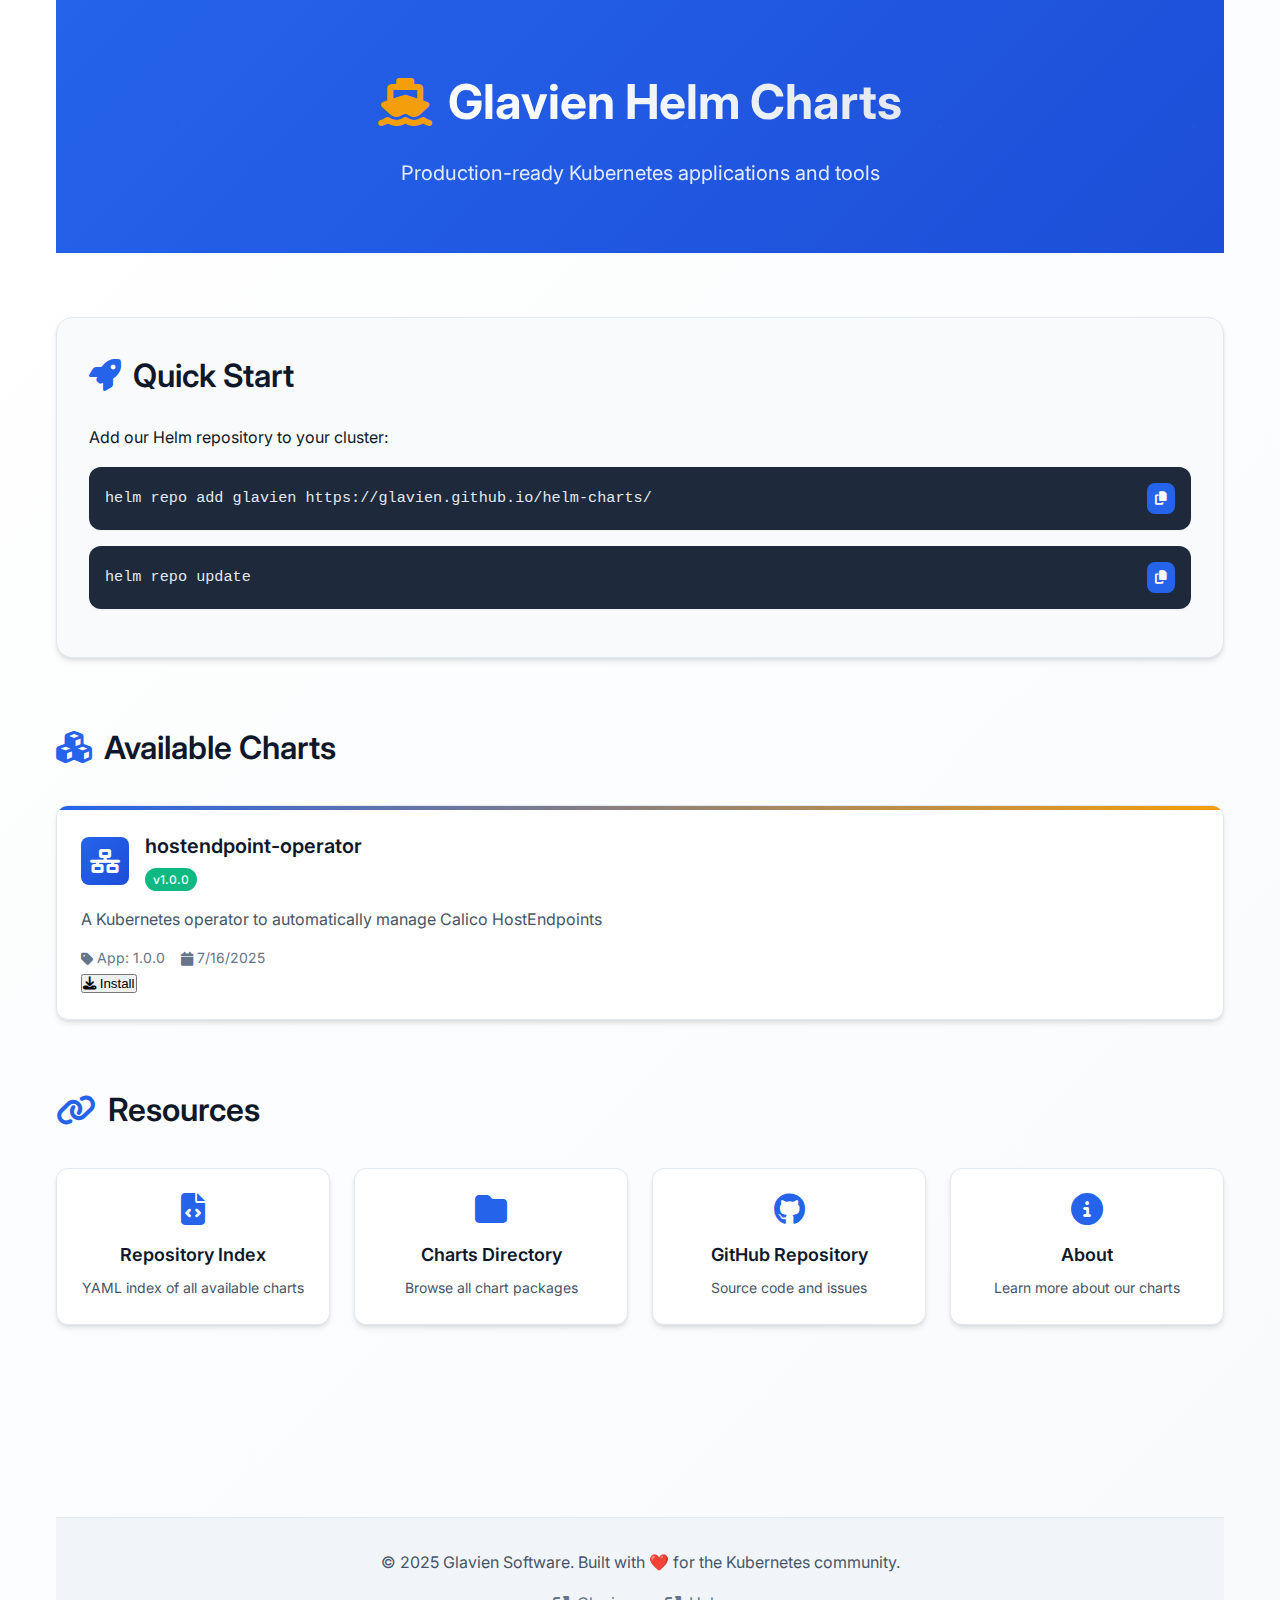
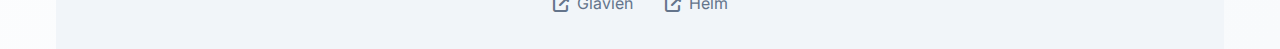
<file: index.html>
<!DOCTYPE html>
<html lang="en">
<head>
    <meta charset="UTF-8">
    <meta name="viewport" content="width=device-width, initial-scale=1.0">
    <meta name="description" content="Glavien Helm Charts Repository - Production-ready Kubernetes applications and tools for modern cloud infrastructure.">
    <meta name="keywords" content="kubernetes, helm, charts, devops, cloud, containers, microservices">
    <meta name="author" content="Glavien Software">
    
    <!-- Open Graph / Facebook -->
    <meta property="og:type" content="website">
    <meta property="og:url" content="https://glavien.github.io/helm-charts/">
    <meta property="og:title" content="Glavien Helm Charts Repository">
    <meta property="og:description" content="Production-ready Kubernetes applications and tools for modern cloud infrastructure.">
    <meta property="og:image" content="https://glavien.github.io/helm-charts/og-image.png">

    <!-- Twitter -->
    <meta property="twitter:card" content="summary_large_image">
    <meta property="twitter:url" content="https://glavien.github.io/helm-charts/">
    <meta property="twitter:title" content="Glavien Helm Charts Repository">
    <meta property="twitter:description" content="Production-ready Kubernetes applications and tools for modern cloud infrastructure.">
    <meta property="twitter:image" content="https://glavien.github.io/helm-charts/og-image.png">

    <title>Glavien Helm Charts Repository</title>
    <link rel="stylesheet" href="styles.css">
    <link rel="preconnect" href="https://fonts.googleapis.com">
    <link rel="preconnect" href="https://fonts.gstatic.com" crossorigin>
    <link href="https://fonts.googleapis.com/css2?family=Inter:wght@300;400;500;600;700&display=swap" rel="stylesheet">
    <link rel="stylesheet" href="https://cdnjs.cloudflare.com/ajax/libs/font-awesome/6.5.0/css/all.min.css">
    <link rel="manifest" href="manifest.json">
    
    <!-- Favicon -->
    <link rel="icon" type="image/svg+xml" href="data:image/svg+xml,<svg xmlns='http://www.w3.org/2000/svg' viewBox='0 0 100 100'><circle cx='50' cy='50' r='45' fill='%232563eb'/><text x='50' y='65' text-anchor='middle' fill='white' font-size='40' font-family='Arial, sans-serif' font-weight='bold'>H</text></svg>">
</head>
<body>
    <div class="container">
        <header class="header">
            <div class="header-content">
                <div class="logo">
                    <i class="fas fa-ship"></i>
                    <h1>Glavien Helm Charts</h1>
                </div>
                <div class="header-description">
                    <p>Production-ready Kubernetes applications and tools</p>
                </div>
            </div>
        </header>

        <main class="main-content">
            <section class="quick-start">
                <h2><i class="fas fa-rocket"></i> Quick Start</h2>
                <p>Add our Helm repository to your cluster:</p>
                <div class="code-block">
                    <code id="helm-command">helm repo add glavien https://glavien.github.io/helm-charts/</code>
                    <button class="copy-btn" onclick="copyToClipboard('helm-command')">
                        <i class="fas fa-copy"></i>
                    </button>
                </div>
                <div class="code-block">
                    <code>helm repo update</code>
                    <button class="copy-btn" onclick="copyToClipboard(this.previousElementSibling)">
                        <i class="fas fa-copy"></i>
                    </button>
                </div>
            </section>

            <section class="charts-section">
                <h2><i class="fas fa-cubes"></i> Available Charts</h2>
                <div class="charts-grid" id="charts-grid">
                    <!-- Charts will be loaded dynamically -->
                </div>
            </section>

            <section class="resources">
                <h2><i class="fas fa-link"></i> Resources</h2>
                <div class="resources-grid">
                    <a href="index.yaml" class="resource-card">
                        <i class="fas fa-file-code"></i>
                        <h3>Repository Index</h3>
                        <p>YAML index of all available charts</p>
                    </a>
                    <a href="charts/" class="resource-card">
                        <i class="fas fa-folder"></i>
                        <h3>Charts Directory</h3>
                        <p>Browse all chart packages</p>
                    </a>
                    <a href="https://github.com/glavien/helm-charts" class="resource-card">
                        <i class="fab fa-github"></i>
                        <h3>GitHub Repository</h3>
                        <p>Source code and issues</p>
                    </a>
                    <a href="about.html" class="resource-card">
                        <i class="fas fa-info-circle"></i>
                        <h3>About</h3>
                        <p>Learn more about our charts</p>
                    </a>
                </div>
            </section>
        </main>

        <footer class="footer">
            <p>&copy; 2025 Glavien Software. Built with ❤️ for the Kubernetes community.</p>
            <div class="footer-links">
                <a href="https://gameback.cloud" target="_blank">
                    <i class="fas fa-external-link-alt"></i> Glavien
                </a>
                <a href="https://helm.sh" target="_blank">
                    <i class="fas fa-external-link-alt"></i> Helm
                </a>
            </div>
        </footer>
    </div>

    <script src="app.js"></script>
</body>
</html>
</file>
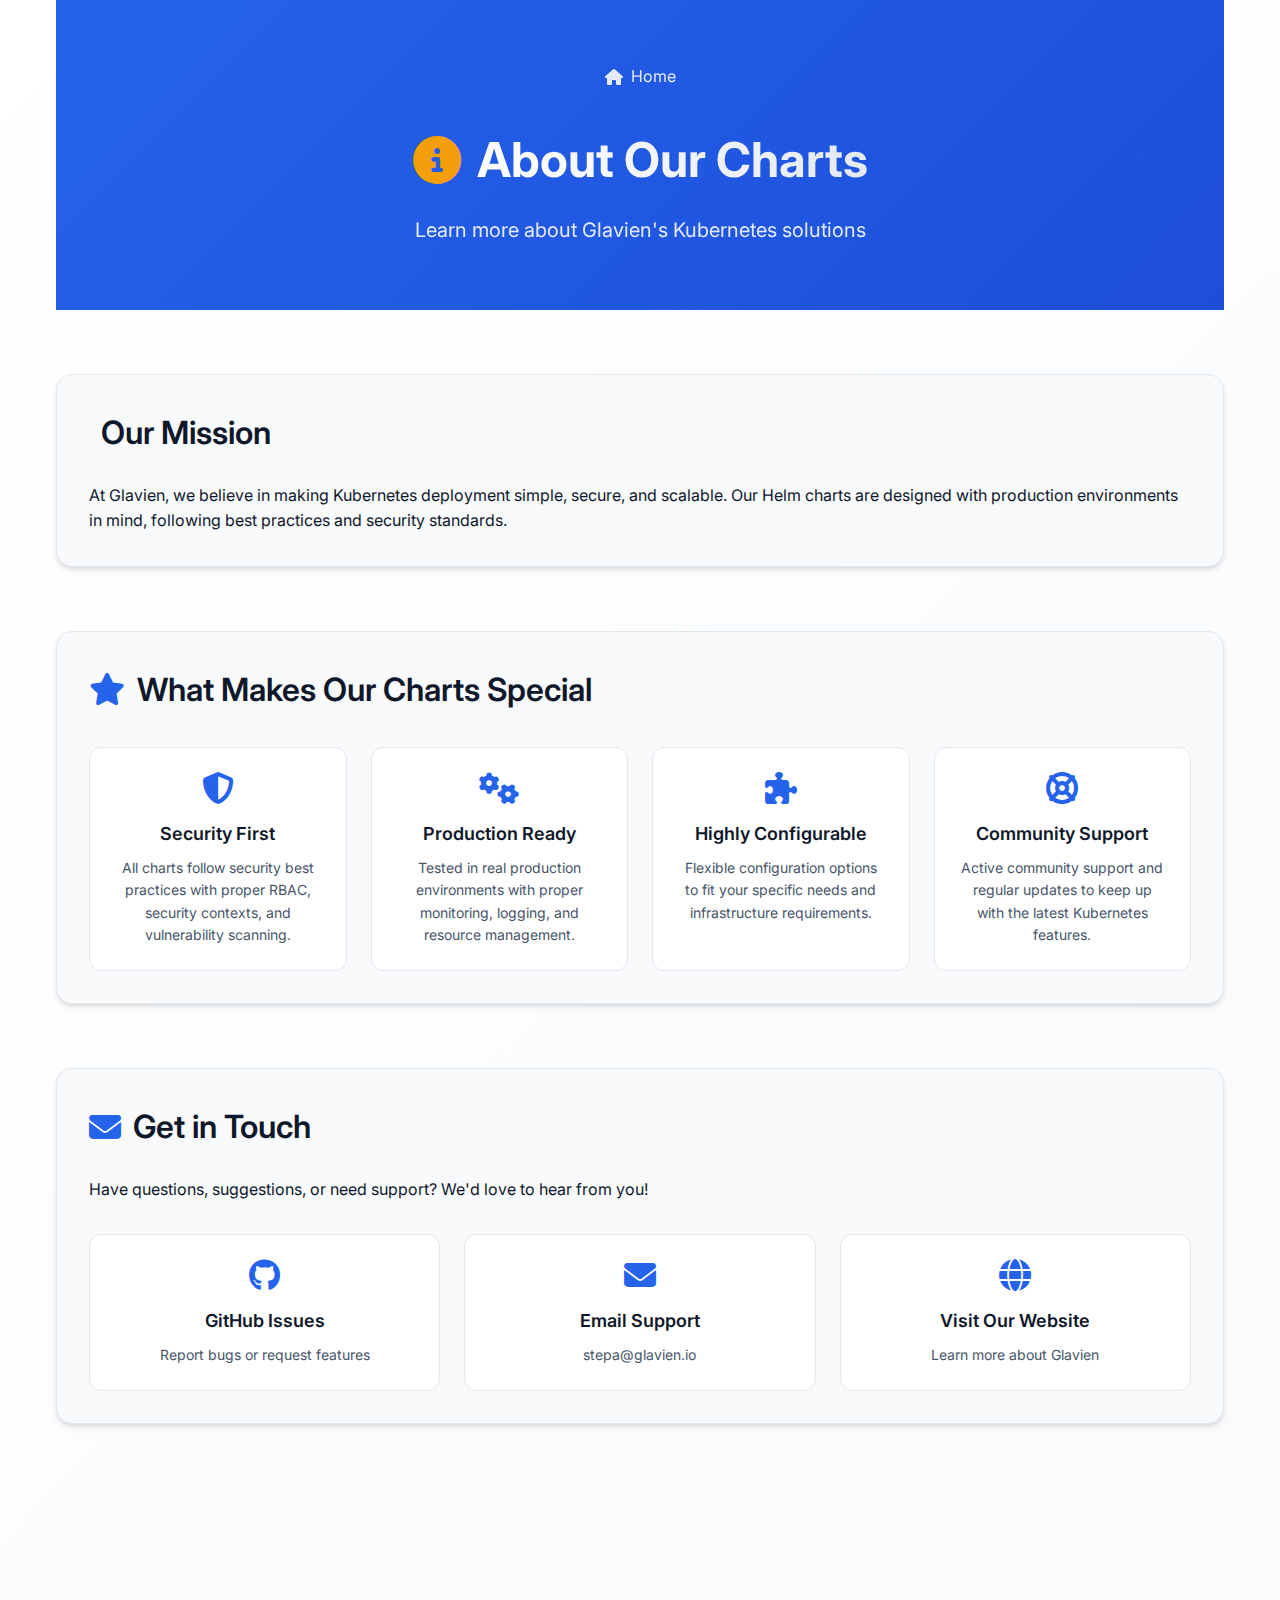
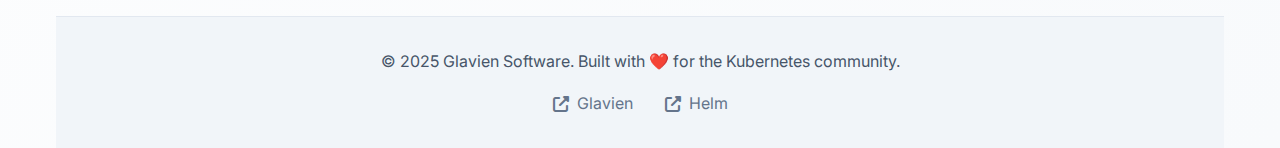
<file: about.html>
<!DOCTYPE html>
<html lang="en">
<head>
    <meta charset="UTF-8">
    <meta name="viewport" content="width=device-width, initial-scale=1.0">
    <title>About | Glavien Helm Charts</title>
    <link rel="stylesheet" href="styles.css">
    <link rel="preconnect" href="https://fonts.googleapis.com">
    <link rel="preconnect" href="https://fonts.gstatic.com" crossorigin>
    <link href="https://fonts.googleapis.com/css2?family=Inter:wght@300;400;500;600;700&display=swap" rel="stylesheet">
    <link rel="stylesheet" href="https://cdnjs.cloudflare.com/ajax/libs/font-awesome/6.5.0/css/all.min.css">
</head>
<body>
    <div class="container">
        <header class="header">
            <div class="header-content">
                <nav>
                    <a href="/" class="nav-link"><i class="fas fa-home"></i> Home</a>
                </nav>
                <div class="logo">
                    <i class="fas fa-info-circle"></i>
                    <h1>About Our Charts</h1>
                </div>
                <div class="header-description">
                    <p>Learn more about Glavien's Kubernetes solutions</p>
                </div>
            </div>
        </header>

        <main class="main-content">
            <section class="about-section">
                <h2><i class="fas fa-mission"></i> Our Mission</h2>
                <p>At Glavien, we believe in making Kubernetes deployment simple, secure, and scalable. Our Helm charts are designed with production environments in mind, following best practices and security standards.</p>
            </section>

            <section class="features-section">
                <h2><i class="fas fa-star"></i> What Makes Our Charts Special</h2>
                <div class="features-grid">
                    <div class="feature-card">
                        <i class="fas fa-shield-alt"></i>
                        <h3>Security First</h3>
                        <p>All charts follow security best practices with proper RBAC, security contexts, and vulnerability scanning.</p>
                    </div>
                    <div class="feature-card">
                        <i class="fas fa-cogs"></i>
                        <h3>Production Ready</h3>
                        <p>Tested in real production environments with proper monitoring, logging, and resource management.</p>
                    </div>
                    <div class="feature-card">
                        <i class="fas fa-puzzle-piece"></i>
                        <h3>Highly Configurable</h3>
                        <p>Flexible configuration options to fit your specific needs and infrastructure requirements.</p>
                    </div>
                    <div class="feature-card">
                        <i class="fas fa-life-ring"></i>
                        <h3>Community Support</h3>
                        <p>Active community support and regular updates to keep up with the latest Kubernetes features.</p>
                    </div>
                </div>
            </section>

            <section class="contact-section">
                <h2><i class="fas fa-envelope"></i> Get in Touch</h2>
                <p>Have questions, suggestions, or need support? We'd love to hear from you!</p>
                <div class="contact-links">
                    <a href="https://github.com/glavien/helm-charts/issues" class="contact-card">
                        <i class="fab fa-github"></i>
                        <h3>GitHub Issues</h3>
                        <p>Report bugs or request features</p>
                    </a>
                    <a href="mailto:stepa@glavien.io" class="contact-card">
                        <i class="fas fa-envelope"></i>
                        <h3>Email Support</h3>
                        <p>stepa@glavien.io</p>
                    </a>
                    <a href="https://gameback.cloud" class="contact-card">
                        <i class="fas fa-globe"></i>
                        <h3>Visit Our Website</h3>
                        <p>Learn more about Glavien</p>
                    </a>
                </div>
            </section>
        </main>

        <footer class="footer">
            <p>&copy; 2025 Glavien Software. Built with ❤️ for the Kubernetes community.</p>
            <div class="footer-links">
                <a href="https://gameback.cloud" target="_blank">
                    <i class="fas fa-external-link-alt"></i> Glavien
                </a>
                <a href="https://helm.sh" target="_blank">
                    <i class="fas fa-external-link-alt"></i> Helm
                </a>
            </div>
        </footer>
    </div>

    <style>
        .nav-link {
            color: var(--text-on-dark);
            text-decoration: none;
            margin-bottom: 2rem;
            display: inline-flex;
            align-items: center;
            gap: 0.5rem;
            opacity: 0.9;
            transition: opacity 0.2s ease;
        }
        
        .nav-link:hover {
            opacity: 1;
        }

        .about-section, .features-section, .contact-section {
            background: var(--bg-secondary);
            padding: 2rem;
            border-radius: var(--border-radius-lg);
            border: 1px solid var(--border-color);
            box-shadow: var(--shadow-md);
        }

        .features-grid, .contact-links {
            display: grid;
            grid-template-columns: repeat(auto-fit, minmax(250px, 1fr));
            gap: 1.5rem;
            margin-top: 2rem;
        }

        .feature-card, .contact-card {
            background: var(--bg-primary);
            padding: 1.5rem;
            border-radius: var(--border-radius);
            text-align: center;
            border: 1px solid var(--border-color);
            transition: all 0.3s ease;
        }

        .contact-card {
            text-decoration: none;
            color: inherit;
        }

        .feature-card:hover, .contact-card:hover {
            transform: translateY(-4px);
            box-shadow: var(--shadow-lg);
            border-color: var(--primary-color);
        }

        .feature-card i, .contact-card i {
            font-size: 2rem;
            color: var(--primary-color);
            margin-bottom: 1rem;
            display: block;
        }

        .feature-card h3, .contact-card h3 {
            font-size: 1.125rem;
            font-weight: 600;
            margin-bottom: 0.5rem;
        }

        .feature-card p, .contact-card p {
            color: var(--text-secondary);
            font-size: 0.875rem;
        }
    </style>
</body>
</html>
</file>
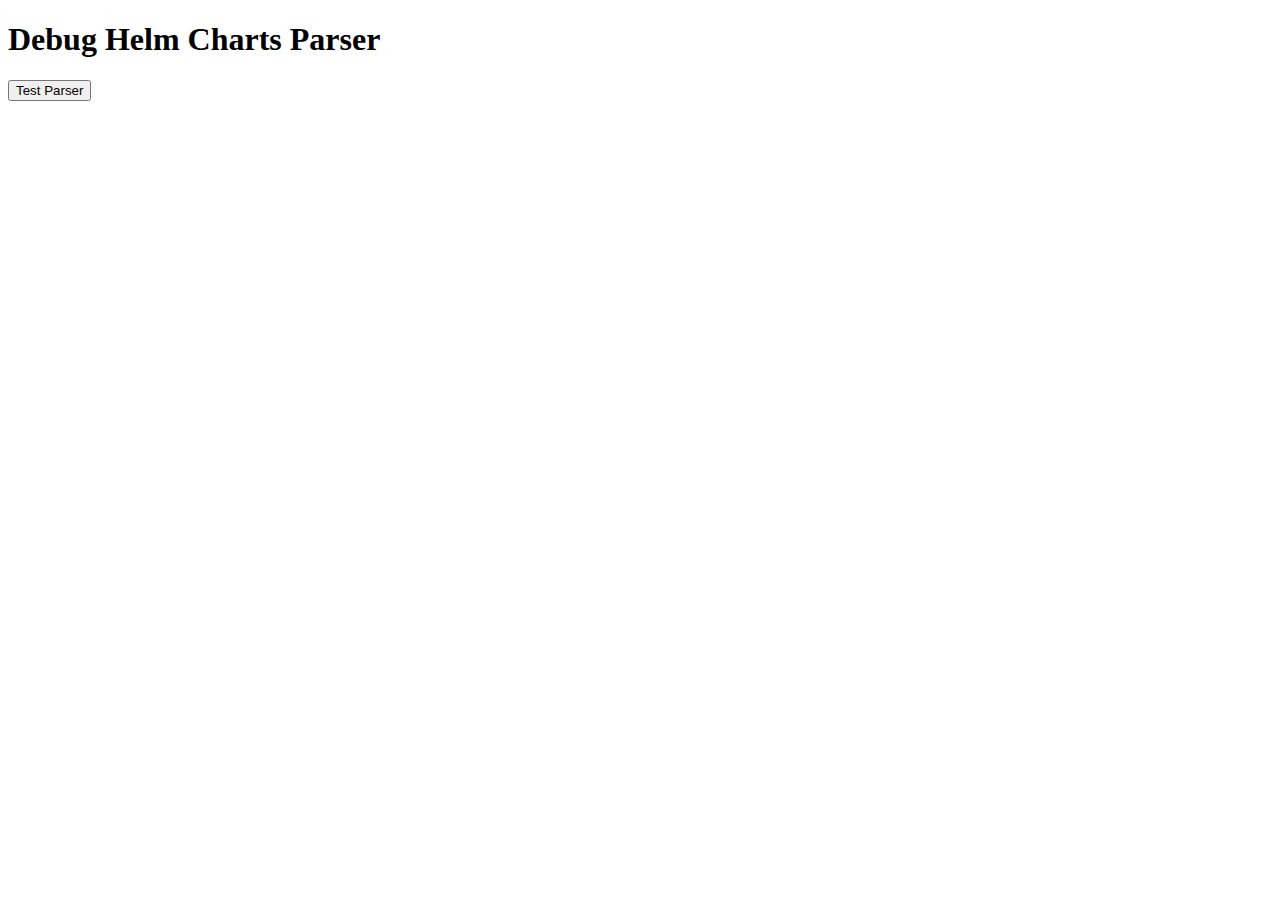
<file: debug.html>
<!DOCTYPE html>
<html>
<head>
    <title>Debug Helm Charts Parser</title>
</head>
<body>
    <h1>Debug Helm Charts Parser</h1>
    <button onclick="testParser()">Test Parser</button>
    <pre id="output"></pre>

    <script>
        async function testParser() {
            const output = document.getElementById('output');
            output.innerHTML = 'Loading...';
            
            try {
                const response = await fetch('./index.yaml');
                const yamlText = await response.text();
                
                output.innerHTML = `
YAML Content (first 1000 chars):
${yamlText.substring(0, 1000)}

---

Full YAML:
${yamlText}
                `;
            } catch (error) {
                output.innerHTML = 'Error: ' + error.message;
            }
        }
    </script>
</body>
</html>
</file>
<file: styles.css>
/* Modern CSS Reset */
* {
    margin: 0;
    padding: 0;
    box-sizing: border-box;
}

/* Root Variables */
:root {
    --primary-color: #2563eb;
    --primary-dark: #1d4ed8;
    --secondary-color: #64748b;
    --accent-color: #f59e0b;
    --success-color: #10b981;
    --danger-color: #ef4444;
    --warning-color: #f59e0b;
    
    --bg-primary: #ffffff;
    --bg-secondary: #f8fafc;
    --bg-tertiary: #f1f5f9;
    --bg-code: #1e293b;
    
    --text-primary: #0f172a;
    --text-secondary: #475569;
    --text-muted: #64748b;
    --text-on-dark: #f8fafc;
    
    --border-color: #e2e8f0;
    --border-radius: 12px;
    --border-radius-sm: 8px;
    --border-radius-lg: 16px;
    
    --shadow-sm: 0 1px 2px 0 rgb(0 0 0 / 0.05);
    --shadow-md: 0 4px 6px -1px rgb(0 0 0 / 0.1), 0 2px 4px -2px rgb(0 0 0 / 0.1);
    --shadow-lg: 0 10px 15px -3px rgb(0 0 0 / 0.1), 0 4px 6px -4px rgb(0 0 0 / 0.1);
    --shadow-xl: 0 20px 25px -5px rgb(0 0 0 / 0.1), 0 8px 10px -6px rgb(0 0 0 / 0.1);
    
    --font-family: 'Inter', -apple-system, BlinkMacSystemFont, 'Segoe UI', Roboto, sans-serif;
    --font-mono: 'Fira Code', 'JetBrains Mono', Consolas, 'Liberation Mono', Menlo, Courier, monospace;
}

/* Dark mode support */
@media (prefers-color-scheme: dark) {
    :root {
        --bg-primary: #0f172a;
        --bg-secondary: #1e293b;
        --bg-tertiary: #334155;
        --bg-code: #0f172a;
        
        --text-primary: #f8fafc;
        --text-secondary: #cbd5e1;
        --text-muted: #94a3b8;
        
        --border-color: #334155;
    }
}

/* Base Styles */
body {
    font-family: var(--font-family);
    line-height: 1.6;
    color: var(--text-primary);
    background: linear-gradient(135deg, var(--bg-primary) 0%, var(--bg-secondary) 100%);
    min-height: 100vh;
}

.container {
    max-width: 1200px;
    margin: 0 auto;
    padding: 0 1rem;
}

/* Header */
.header {
    background: linear-gradient(135deg, var(--primary-color) 0%, var(--primary-dark) 100%);
    color: var(--text-on-dark);
    padding: 4rem 0;
    text-align: center;
    position: relative;
    overflow: hidden;
}

.header::before {
    content: '';
    position: absolute;
    top: 0;
    left: 0;
    right: 0;
    bottom: 0;
    background: url('data:image/svg+xml,<svg xmlns="http://www.w3.org/2000/svg" viewBox="0 0 100 100"><defs><pattern id="grain" width="100" height="100" patternUnits="userSpaceOnUse"><circle cx="50" cy="50" r="1" fill="white" opacity="0.1"/></pattern></defs><rect width="100" height="100" fill="url(%23grain)"/></svg>');
    opacity: 0.1;
}

.header-content {
    position: relative;
    z-index: 1;
}

.logo {
    display: flex;
    align-items: center;
    justify-content: center;
    gap: 1rem;
    margin-bottom: 1rem;
}

.logo i {
    font-size: 3rem;
    color: var(--accent-color);
}

.logo h1 {
    font-size: 3rem;
    font-weight: 700;
    background: linear-gradient(45deg, #ffffff, #e2e8f0);
    -webkit-background-clip: text;
    -webkit-text-fill-color: transparent;
    background-clip: text;
}

.header-description p {
    font-size: 1.25rem;
    opacity: 0.9;
    max-width: 600px;
    margin: 0 auto;
}

/* Main Content */
.main-content {
    padding: 4rem 0;
}

section {
    margin-bottom: 4rem;
}

section h2 {
    font-size: 2rem;
    font-weight: 600;
    margin-bottom: 1.5rem;
    color: var(--text-primary);
    display: flex;
    align-items: center;
    gap: 0.75rem;
}

section h2 i {
    color: var(--primary-color);
}

/* Quick Start Section */
.quick-start {
    background: var(--bg-secondary);
    padding: 2rem;
    border-radius: var(--border-radius-lg);
    border: 1px solid var(--border-color);
    box-shadow: var(--shadow-md);
}

.code-block {
    display: flex;
    align-items: center;
    background: var(--bg-code);
    border-radius: var(--border-radius);
    padding: 1rem;
    margin: 1rem 0;
    position: relative;
    font-family: var(--font-mono);
    box-shadow: var(--shadow-sm);
}

.code-block code {
    color: #e2e8f0;
    flex: 1;
    font-size: 0.95rem;
    font-weight: 500;
}

.copy-btn {
    background: var(--primary-color);
    color: white;
    border: none;
    border-radius: var(--border-radius-sm);
    padding: 0.5rem;
    cursor: pointer;
    transition: all 0.2s ease;
    margin-left: 1rem;
}

.copy-btn:hover {
    background: var(--primary-dark);
    transform: translateY(-1px);
}

.copy-btn:active {
    transform: translateY(0);
}

/* Charts Grid */
.charts-grid {
    display: grid;
    grid-template-columns: repeat(auto-fit, minmax(350px, 1fr));
    gap: 1.5rem;
    margin-top: 2rem;
}

.chart-card {
    background: var(--bg-primary);
    border: 1px solid var(--border-color);
    border-radius: var(--border-radius);
    padding: 1.5rem;
    box-shadow: var(--shadow-md);
    transition: all 0.3s ease;
    position: relative;
    overflow: hidden;
}

.chart-card:hover {
    transform: translateY(-4px);
    box-shadow: var(--shadow-xl);
    border-color: var(--primary-color);
}

.chart-card::before {
    content: '';
    position: absolute;
    top: 0;
    left: 0;
    right: 0;
    height: 4px;
    background: linear-gradient(90deg, var(--primary-color), var(--accent-color));
}

.chart-header {
    display: flex;
    align-items: center;
    gap: 1rem;
    margin-bottom: 1rem;
}

.chart-icon {
    width: 48px;
    height: 48px;
    background: linear-gradient(135deg, var(--primary-color), var(--primary-dark));
    border-radius: var(--border-radius-sm);
    display: flex;
    align-items: center;
    justify-content: center;
    color: white;
    font-size: 1.5rem;
}

.chart-info h3 {
    font-size: 1.25rem;
    font-weight: 600;
    margin-bottom: 0.25rem;
}

.chart-version {
    background: var(--success-color);
    color: white;
    padding: 0.25rem 0.5rem;
    border-radius: 9999px;
    font-size: 0.75rem;
    font-weight: 500;
}

.chart-description {
    color: var(--text-secondary);
    margin-bottom: 1rem;
    line-height: 1.5;
}

.chart-meta {
    display: flex;
    gap: 1rem;
    font-size: 0.875rem;
    color: var(--text-muted);
}

.chart-meta span {
    display: flex;
    align-items: center;
    gap: 0.25rem;
}

/* Resources Grid */
.resources-grid {
    display: grid;
    grid-template-columns: repeat(auto-fit, minmax(250px, 1fr));
    gap: 1.5rem;
    margin-top: 2rem;
}

.resource-card {
    background: var(--bg-primary);
    border: 1px solid var(--border-color);
    border-radius: var(--border-radius);
    padding: 1.5rem;
    text-decoration: none;
    color: inherit;
    box-shadow: var(--shadow-md);
    transition: all 0.3s ease;
    text-align: center;
}

.resource-card:hover {
    transform: translateY(-2px);
    box-shadow: var(--shadow-lg);
    border-color: var(--primary-color);
}

.resource-card i {
    font-size: 2rem;
    color: var(--primary-color);
    margin-bottom: 1rem;
    display: block;
}

.resource-card h3 {
    font-size: 1.125rem;
    font-weight: 600;
    margin-bottom: 0.5rem;
}

.resource-card p {
    color: var(--text-secondary);
    font-size: 0.875rem;
}

/* Footer */
.footer {
    background: var(--bg-tertiary);
    border-top: 1px solid var(--border-color);
    padding: 2rem 0;
    text-align: center;
    margin-top: 4rem;
}

.footer p {
    color: var(--text-secondary);
    margin-bottom: 1rem;
}

.footer-links {
    display: flex;
    justify-content: center;
    gap: 2rem;
}

.footer-links a {
    color: var(--text-muted);
    text-decoration: none;
    display: flex;
    align-items: center;
    gap: 0.5rem;
    transition: color 0.2s ease;
}

.footer-links a:hover {
    color: var(--primary-color);
}

/* Loading State */
.loading {
    display: flex;
    justify-content: center;
    align-items: center;
    padding: 3rem;
    color: var(--text-muted);
}

.spinner {
    width: 40px;
    height: 40px;
    border: 4px solid var(--border-color);
    border-top: 4px solid var(--primary-color);
    border-radius: 50%;
    animation: spin 1s linear infinite;
    margin-right: 1rem;
}

@keyframes spin {
    0% { transform: rotate(0deg); }
    100% { transform: rotate(360deg); }
}

/* Responsive Design */
@media (max-width: 768px) {
    .container {
        padding: 0 1rem;
    }
    
    .logo h1 {
        font-size: 2rem;
    }
    
    .logo i {
        font-size: 2rem;
    }
    
    .header-description p {
        font-size: 1rem;
    }
    
    .charts-grid {
        grid-template-columns: 1fr;
    }
    
    .resources-grid {
        grid-template-columns: 1fr;
    }
    
    .code-block {
        font-size: 0.875rem;
    }
    
    .footer-links {
        flex-direction: column;
        gap: 1rem;
    }
}

/* Animations */
@keyframes fadeIn {
    from {
        opacity: 0;
        transform: translateY(20px);
    }
    to {
        opacity: 1;
        transform: translateY(0);
    }
}

.chart-card {
    animation: fadeIn 0.6s ease-out;
}

/* Accessibility */
@media (prefers-reduced-motion: reduce) {
    * {
        animation-duration: 0.01ms !important;
        animation-iteration-count: 1 !important;
        transition-duration: 0.01ms !important;
    }
}
</file>
